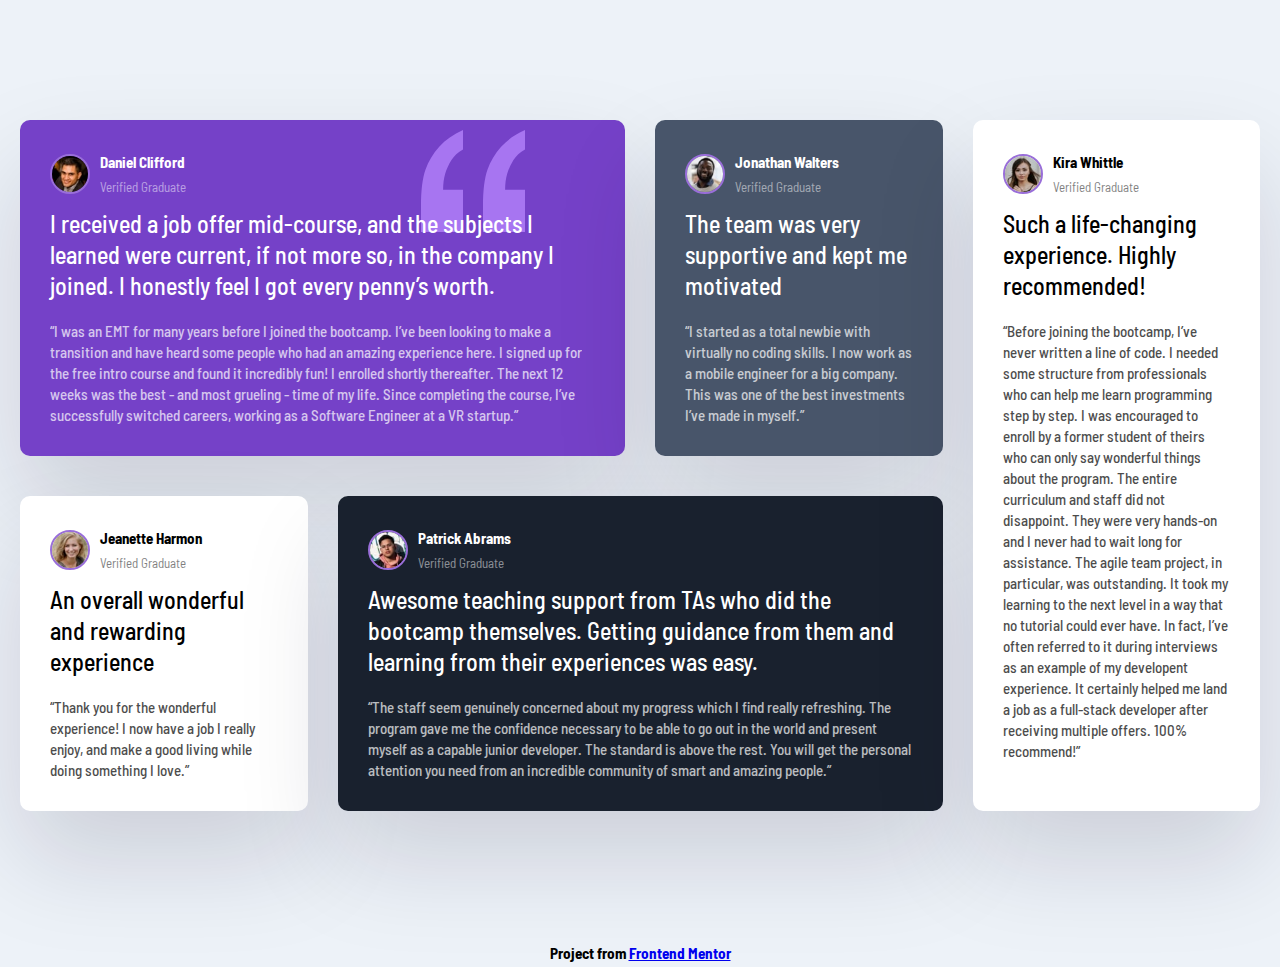
<file: index.html>
<!doctype html>
<html class="no-js" lang="">

<head>
  <meta charset="utf-8">
  <meta name="viewport" content="width=device-width, initial-scale=1">
  <title>Grid Web Learning Project</title>
  <link rel="stylesheet" href="css/styles.css">

  <link rel="preconnect" href="https://fonts.googleapis.com">
  <link rel="preconnect" href="https://fonts.gstatic.com" crossorigin>
  <link href="https://fonts.googleapis.com/css2?family=Barlow+Semi+Condensed:ital,wght@0,100;0,200;0,300;0,400;0,500;0,600;0,700;0,800;0,900;1,100;1,200;1,300;1,400;1,500;1,600;1,700;1,800;1,900&family=Tapestry&display=swap" rel="stylesheet">
</head>

<body>
<div class="testimonials">
  <div class="card card--bg-purple">
    <header class="card__header">
      <img src="./img/image-daniel.jpg" class="card__img" alt="">
      <div>
        <h3>Daniel Clifford</h3>
        <p>Verified Graduate</p>
      </div>
    </header>
    <p class="card__lead">I received a job offer mid-course, and the subjects I learned were current, if not more so,
      in the company I joined. I honestly feel I got every penny’s worth.</p>
    <p class="card__quote">“I was an EMT for many years before I joined the bootcamp. I’ve been looking to make a
      transition and have heard some people who had an amazing experience here. I signed up
      for the free intro course and found it incredibly fun! I enrolled shortly thereafter.
      The next 12 weeks was the best - and most grueling - time of my life. Since completing
      the course, I’ve successfully switched careers, working as a Software Engineer at a VR startup.”</p>
  </div>

  <div class="card card--bg-gray-blue">
    <header class="card__header">
      <img src="./img/image-jonathan.jpg" class="card__img" alt="">
      <div>
        <h3>Jonathan Walters</h3>
        <p>Verified Graduate</p>
      </div>
    </header>
    <p class="card__lead">The team was very supportive and kept me motivated</p>
    <p class="card__quote">“I started as a total newbie with virtually no coding skills. I now work as a mobile engineer
      for a big company. This was one of the best investments I’ve made in myself.”
    </p>
  </div>

  <div class="card">
    <header class="card__header">
      <img src="./img/image-jeanette.jpg" class="card__img" alt="">
      <div>
        <h3>Jeanette Harmon</h3>
        <p>Verified Graduate</p>
      </div>
    </header>
    <p class="card__lead">An overall wonderful and rewarding experience</p>
    <p class="card__quote">“Thank you for the wonderful experience! I now have a job I really enjoy, and make a good
      living
      while doing something I love.”
    </p>
  </div>

  <div class="card card--bg-black-blue">
    <header class="card__header">
      <img src="./img/image-patrick.jpg" class="card__img" alt="">
      <div>
        <h3>Patrick Abrams</h3>
        <p>Verified Graduate</p>
      </div>
    </header>
    <p class="card__lead">Awesome teaching support from TAs who did the bootcamp themselves. Getting guidance from them
      and
      learning from their experiences was easy.</p>
    <p class="card__quote">“The staff seem genuinely concerned about my progress which I find really refreshing. The
      program
      gave me the confidence necessary to be able to go out in the world and present myself as a capable
      junior developer. The standard is above the rest. You will get the personal attention you need from
      an incredible community of smart and amazing people.”
    </p>
  </div>

  <div class="card">
    <header class="card__header">
      <img src="./img/image-kira.jpg" class="card__img" alt="">
      <div>
        <h3>Kira Whittle</h3>
        <p>Verified Graduate</p>
      </div>
    </header>
    <p class="card__lead">Such a life-changing experience. Highly recommended!</p>
    <p class="card__quote">“Before joining the bootcamp, I’ve never written a line of code. I needed some structure from
      professionals who can help me learn programming step by step. I was encouraged to enroll by a former
      student of theirs who can only say wonderful things about the program. The entire curriculum and staff
      did not disappoint. They were very hands-on and I never had to wait long for assistance. The agile team
      project, in particular, was outstanding. It took my learning to the next level in a way that no tutorial
      could ever have. In fact, I’ve often referred to it during interviews as an example of my developent
      experience. It certainly helped me land a job as a full-stack developer after receiving multiple offers.
      100% recommend!”
    </p>
  </div>
</div>

<footer>
  <h3>Project from <a
    href="https://www.frontendmentor.io/challenges/testimonials-grid-section-Nnw6J7Un7">Frontend
    Mentor</a></h3>
</footer>
</body>

</html>
</file>
<file: css/styles.css>
* {
  box-sizing: border-box;
  margin: 0;
  padding: 0;
}

body {
  background: #edf2f8;
  font-family: 'Barlow Semi Condensed', sans-serif;
  line-height: 1.7;
  font-size: 13px;
}

.testimonials {
  max-width: 1440px;
  margin: 100px auto;
  padding: 20px;
  display: grid;
  grid-template-columns: repeat(4, 1fr);
  gap: 30px;
}

.card {
  background: #fff;
  border-radius: 10px;
  padding: 30px;
  box-shadow: rgba(17, 12, 46, 0.15) 0 48px 100px 0;
  margin-bottom: 10px;
}

.card__header {
  display: flex;
  align-items: center;
  margin-bottom: 10px;
}

.card__header h3 {
  font-size: 15px;
}

.card__header p {
  opacity: 50%;
}

.card__img {
  width: 40px;
  height: 40px;
  border-radius: 50%;
  border: 2px solid #996ed9;
  margin-right: 10px;
}

.card__lead {
  font-size: 1.5rem;
  font-weight: 500;
  line-height: 1.3;
  margin-bottom: 20px;
}

.card__quote {
  font-size: 15px;
  font-weight: 500;
  line-height: 1.4;
  opacity: 70%;
}

.card--bg-purple {
  color: #fff;
  background: hsl(263, 55%, 52%) url('../img/bg-pattern-quotation.svg') no-repeat top 10px right 100px;
}

.card--bg-gray-blue {
  color: #fff;
  background: hsl(217, 19%, 35%);
}

.card--bg-black-blue {
  color: #fff;
  background: hsl(219, 29%, 14%);
}

.card:nth-of-type(1) {
  grid-column: 1 / 3;
}

.card:nth-of-type(4) {
  grid-column: 2 / 4;
  grid-row: 2;
}

.card:nth-of-type(5) {
  grid-column: 4;
  grid-row: 1 / 3;
}

footer {
  text-align: center;
}

@media (max-width: 956px) {
  .testimonials {
    grid-template-columns: 1fr;
    width: 100%;
  }

  .card:nth-of-type(1) {
    grid-column: 1;
  }

  .card:nth-of-type(4) {
    grid-column: 1;
    grid-row: 4;
  }

  .card:nth-of-type(5) {
    grid-column: 1;
    grid-row: 5;
  }
}
</file>
